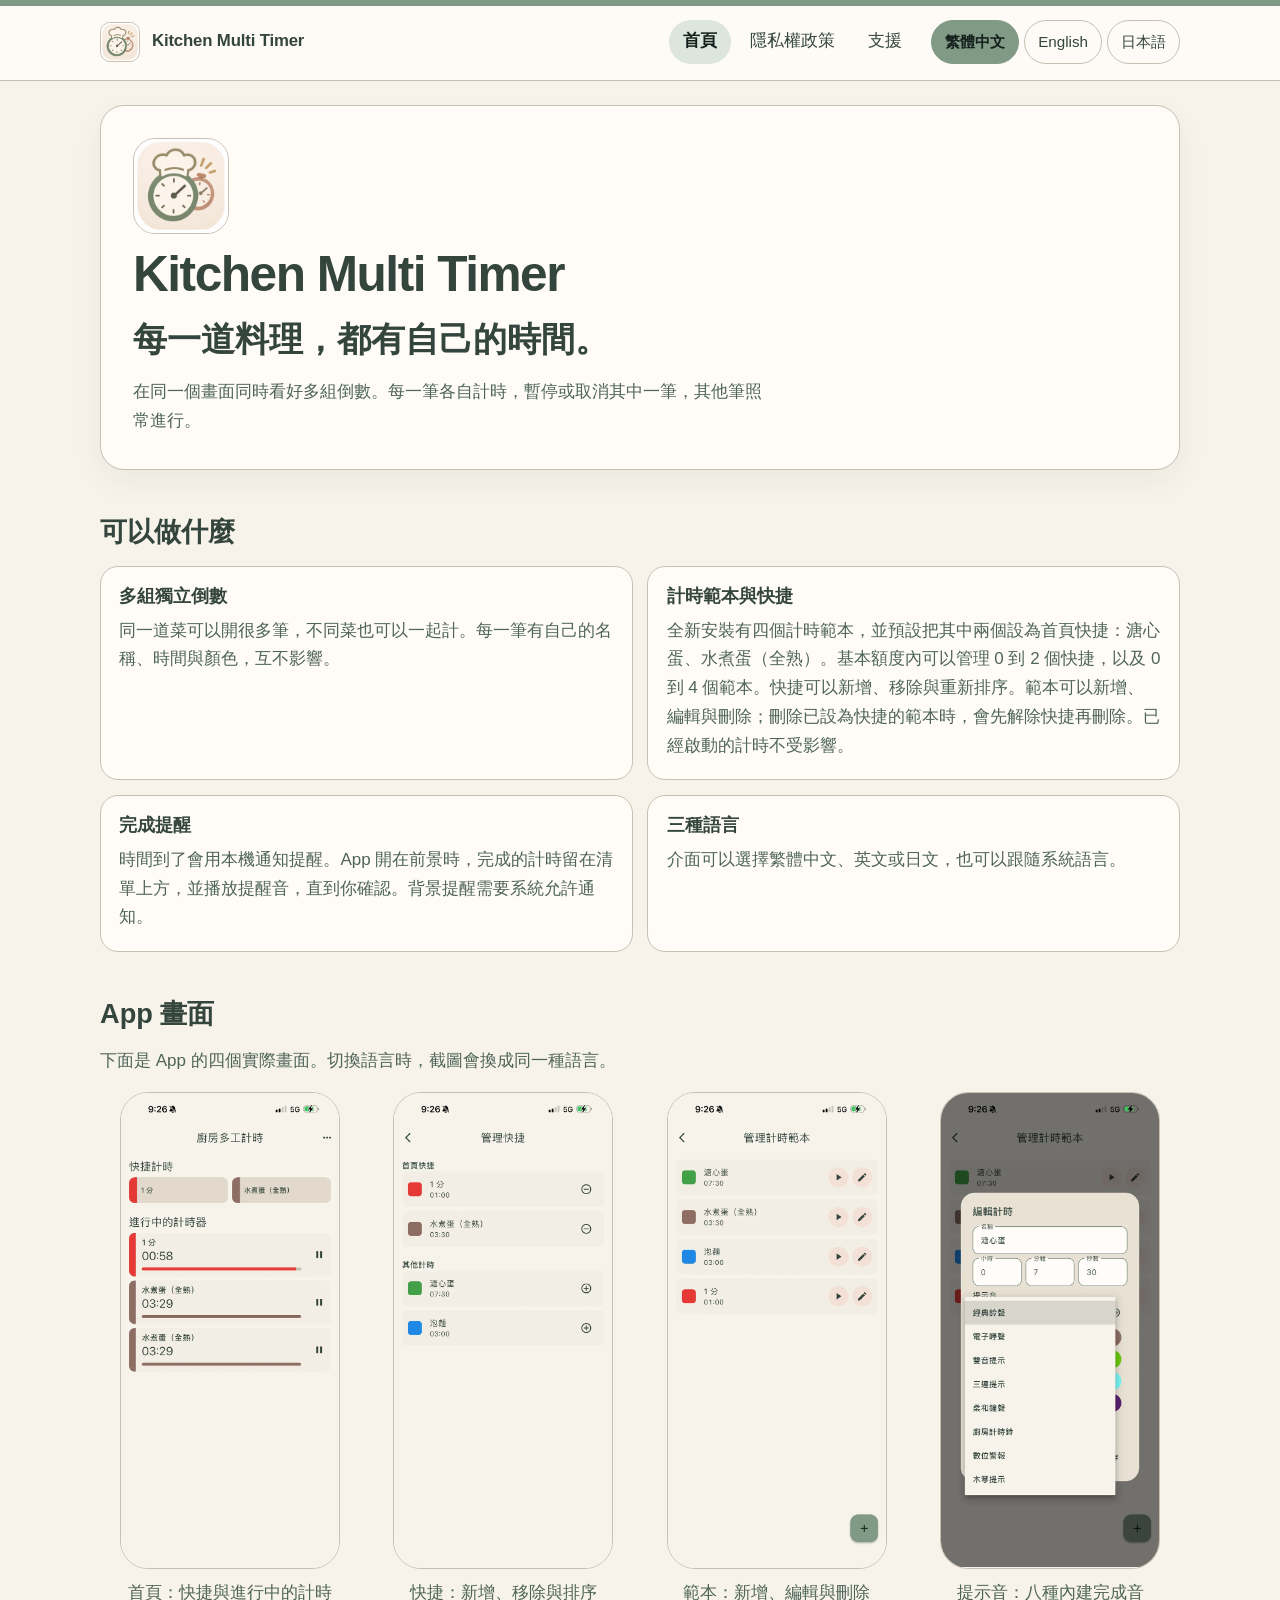
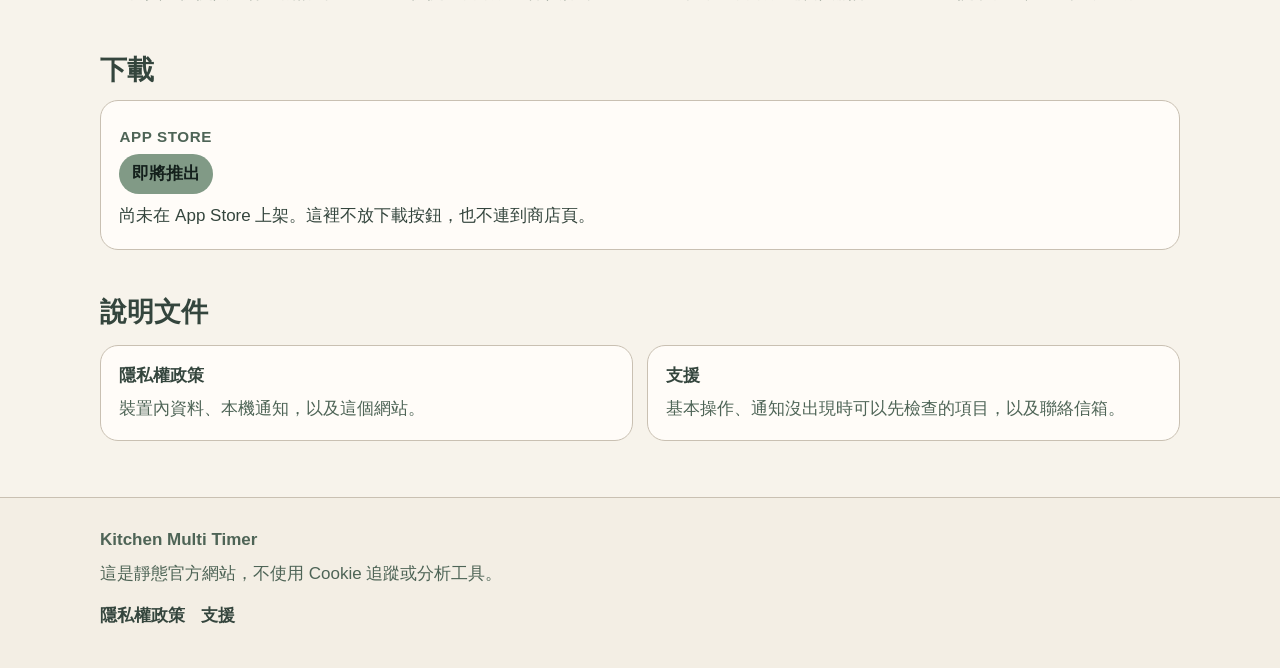
<file: index.html>
<!DOCTYPE html>
<html lang="zh-Hant">
<head>
  <meta charset="utf-8">
  <meta name="viewport" content="width=device-width, initial-scale=1">
  <meta name="description" content="Kitchen Multi Timer 官方網站。多組獨立倒數、計時範本與完成提醒。App Store 尚未上架。">
  <meta name="theme-color" content="#F7F3EB">
  <meta property="og:site_name" content="Kitchen Multi Timer">
  <meta property="og:type" content="website">
  <meta property="og:locale" content="zh_Hant">
  <meta property="og:title" content="Kitchen Multi Timer">
  <meta property="og:description" content="Kitchen Multi Timer 官方網站。多組獨立倒數、計時範本與完成提醒。App Store 尚未上架。">
  <meta property="og:url" content="https://ryouki1897.github.io/kitchen-multi-timer-website/">
  <meta property="og:image" content="https://ryouki1897.github.io/kitchen-multi-timer-website/assets/logo-512.png">
  <meta property="og:image:alt" content="Kitchen Multi Timer 標誌">
  <meta property="og:image:width" content="512">
  <meta property="og:image:height" content="512">
  <link rel="canonical" href="https://ryouki1897.github.io/kitchen-multi-timer-website/">
  <title>Kitchen Multi Timer</title>
  <link rel="icon" href="assets/favicon-32.png" type="image/png" sizes="32x32">
  <link rel="icon" href="favicon.ico" sizes="32x32">
  <link rel="stylesheet" href="assets/css/styles.css">
  <script>
    try {
      var kmtLang = localStorage.getItem("kitchen-multi-timer-language");
      if (kmtLang === "en" || kmtLang === "ja") {
        document.documentElement.classList.add("i18n-wait");
      }
    } catch (e) {}
  </script>
</head>
<body data-page="home">
  <a class="skip" href="#content" data-i18n="skip">跳到主要內容</a>
  <header class="site-header">
    <div class="shell header-inner">
      <a class="brand" href="index.html">
        <picture>
          <source srcset="assets/logo-512.webp" type="image/webp">
          <img src="assets/logo-512.png" width="40" height="40" alt="">
        </picture>
        <span class="brand-name">Kitchen Multi Timer</span>
      </a>
      <div class="lang-switch" role="group" data-i18n-aria="nav.langLabel" aria-label="語言">
        <button type="button" data-lang="zh-Hant" lang="zh-Hant" aria-pressed="true">繁體中文</button>
        <button type="button" data-lang="en" lang="en" aria-pressed="false">English</button>
        <button type="button" data-lang="ja" lang="ja" aria-pressed="false">日本語</button>
      </div>
      <nav class="site-nav" data-i18n-aria="nav.menuLabel" aria-label="主要">
        <a href="index.html" aria-current="page" data-i18n="nav.home">首頁</a>
        <a href="privacy.html" data-i18n="nav.privacy">隱私權政策</a>
        <a href="support.html" data-i18n="nav.support">支援</a>
      </nav>
    </div>
  </header>
  <main id="content">
    <div class="shell">
      <section class="hero">
        <picture>
          <source srcset="assets/logo-512.webp" type="image/webp">
          <img src="assets/logo-512.png" width="96" height="96" alt="Kitchen Multi Timer 標誌" data-i18n-alt="brand.logoAlt">
        </picture>
        <h1>Kitchen Multi Timer</h1>
        <p class="tagline" data-i18n="home.tagline">每一道料理，都有自己的時間。</p>
        <p class="lead" data-i18n="home.lead">在同一個畫面同時看好多組倒數。每一筆各自計時，暫停或取消其中一筆，其他筆照常進行。</p>
      </section>

      <section class="block" aria-labelledby="features-title">
        <h2 id="features-title" data-i18n="home.featuresTitle">可以做什麼</h2>
        <div class="cards">
          <article class="card">
            <h3 data-i18n="home.f1Title">多組獨立倒數</h3>
            <p data-i18n="home.f1Body">同一道菜可以開很多筆，不同菜也可以一起計。每一筆有自己的名稱、時間與顏色，互不影響。</p>
          </article>
          <article class="card">
            <h3 data-i18n="home.f2Title">計時範本與快捷</h3>
            <p data-i18n="home.f2Body">全新安裝有四個計時範本，並預設把其中兩個設為首頁快捷：溏心蛋、水煮蛋（全熟）。基本額度內可以管理 0 到 2 個快捷，以及 0 到 4 個範本。快捷可以新增、移除與重新排序。範本可以新增、編輯與刪除；刪除已設為快捷的範本時，會先解除快捷再刪除。已經啟動的計時不受影響。</p>
          </article>
          <article class="card">
            <h3 data-i18n="home.f3Title">完成提醒</h3>
            <p data-i18n="home.f3Body">時間到了會用本機通知提醒。App 開在前景時，完成的計時留在清單上方，並播放提醒音，直到你確認。背景提醒需要系統允許通知。</p>
          </article>
          <article class="card">
            <h3 data-i18n="home.f4Title">三種語言</h3>
            <p data-i18n="home.f4Body">介面可以選擇繁體中文、英文或日文，也可以跟隨系統語言。</p>
          </article>
        </div>
      </section>

      <section class="block" aria-labelledby="shots-title">
        <h2 id="shots-title" data-i18n="home.shotsTitle">App 畫面</h2>
        <p class="lead" data-i18n="home.shotsLead">下面是 App 的四個實際畫面。切換語言時，截圖會換成同一種語言。</p>
        <div class="shots">
          <figure class="shot">
            <div class="shot-frame">
              <img src="KitchenMultiTimer_WebP_Website/zh-TW/01_home.webp" data-shot="01_home.webp" width="720" height="1565" alt="首頁畫面，上方是快捷計時，下方是進行中的計時器。" data-i18n-alt="home.shot1Alt">
            </div>
            <figcaption data-i18n="home.shot1Note">首頁：快捷與進行中的計時</figcaption>
          </figure>
          <figure class="shot">
            <div class="shot-frame">
              <img src="KitchenMultiTimer_WebP_Website/zh-TW/02_shortcuts.webp" data-shot="02_shortcuts.webp" width="720" height="1565" alt="管理快捷畫面，可以加入或移除首頁快捷。" data-i18n-alt="home.shot2Alt" loading="lazy">
            </div>
            <figcaption data-i18n="home.shot2Note">快捷：新增、移除與排序</figcaption>
          </figure>
          <figure class="shot">
            <div class="shot-frame">
              <img src="KitchenMultiTimer_WebP_Website/zh-TW/03_templates.webp" data-shot="03_templates.webp" width="720" height="1565" alt="管理計時範本畫面，可以開始、編輯或新增範本。" data-i18n-alt="home.shot3Alt" loading="lazy">
            </div>
            <figcaption data-i18n="home.shot3Note">範本：新增、編輯與刪除</figcaption>
          </figure>
          <figure class="shot">
            <div class="shot-frame">
              <img src="KitchenMultiTimer_WebP_Website/zh-TW/04_sounds.webp" data-shot="04_sounds.webp" width="720" height="1565" alt="編輯計時畫面，正在選擇八種內建提示音之一。" data-i18n-alt="home.shot4Alt" loading="lazy">
            </div>
            <figcaption data-i18n="home.shot4Note">提示音：八種內建完成音</figcaption>
          </figure>
        </div>
      </section>

      <section class="block" aria-labelledby="download-title">
        <h2 id="download-title" data-i18n="home.downloadTitle">下載</h2>
        <div class="store-card">
          <p class="store-kicker">App Store</p>
          <p class="pill" data-i18n="home.comingSoon">即將推出</p>
          <p data-i18n="home.downloadNote">尚未在 App Store 上架。這裡不放下載按鈕，也不連到商店頁。</p>
        </div>
      </section>

      <section class="block" aria-labelledby="more-title">
        <h2 id="more-title" data-i18n="home.moreTitle">說明文件</h2>
        <ul class="doc-list">
          <li>
            <a href="privacy.html">
              <span data-i18n="nav.privacy">隱私權政策</span>
              <span data-i18n="home.morePrivacyText">裝置內資料、本機通知，以及這個網站。</span>
            </a>
          </li>
          <li>
            <a href="support.html">
              <span data-i18n="nav.support">支援</span>
              <span data-i18n="home.moreSupportText">基本操作、通知沒出現時可以先檢查的項目，以及聯絡信箱。</span>
            </a>
          </li>
        </ul>
      </section>
    </div>
  </main>
  <footer class="site-footer">
    <div class="shell footer-inner">
      <p class="footer-brand">Kitchen Multi Timer</p>
      <p data-i18n="footer.note">這是靜態官方網站，不使用 Cookie 追蹤或分析工具。</p>
      <p class="footer-links">
        <a href="privacy.html" data-i18n="nav.privacy">隱私權政策</a>
        <a href="support.html" data-i18n="nav.support">支援</a>
      </p>
    </div>
  </footer>
  <script src="assets/js/i18n.js"></script>
  <script src="assets/js/site.js"></script>
</body>
</html>
</file>
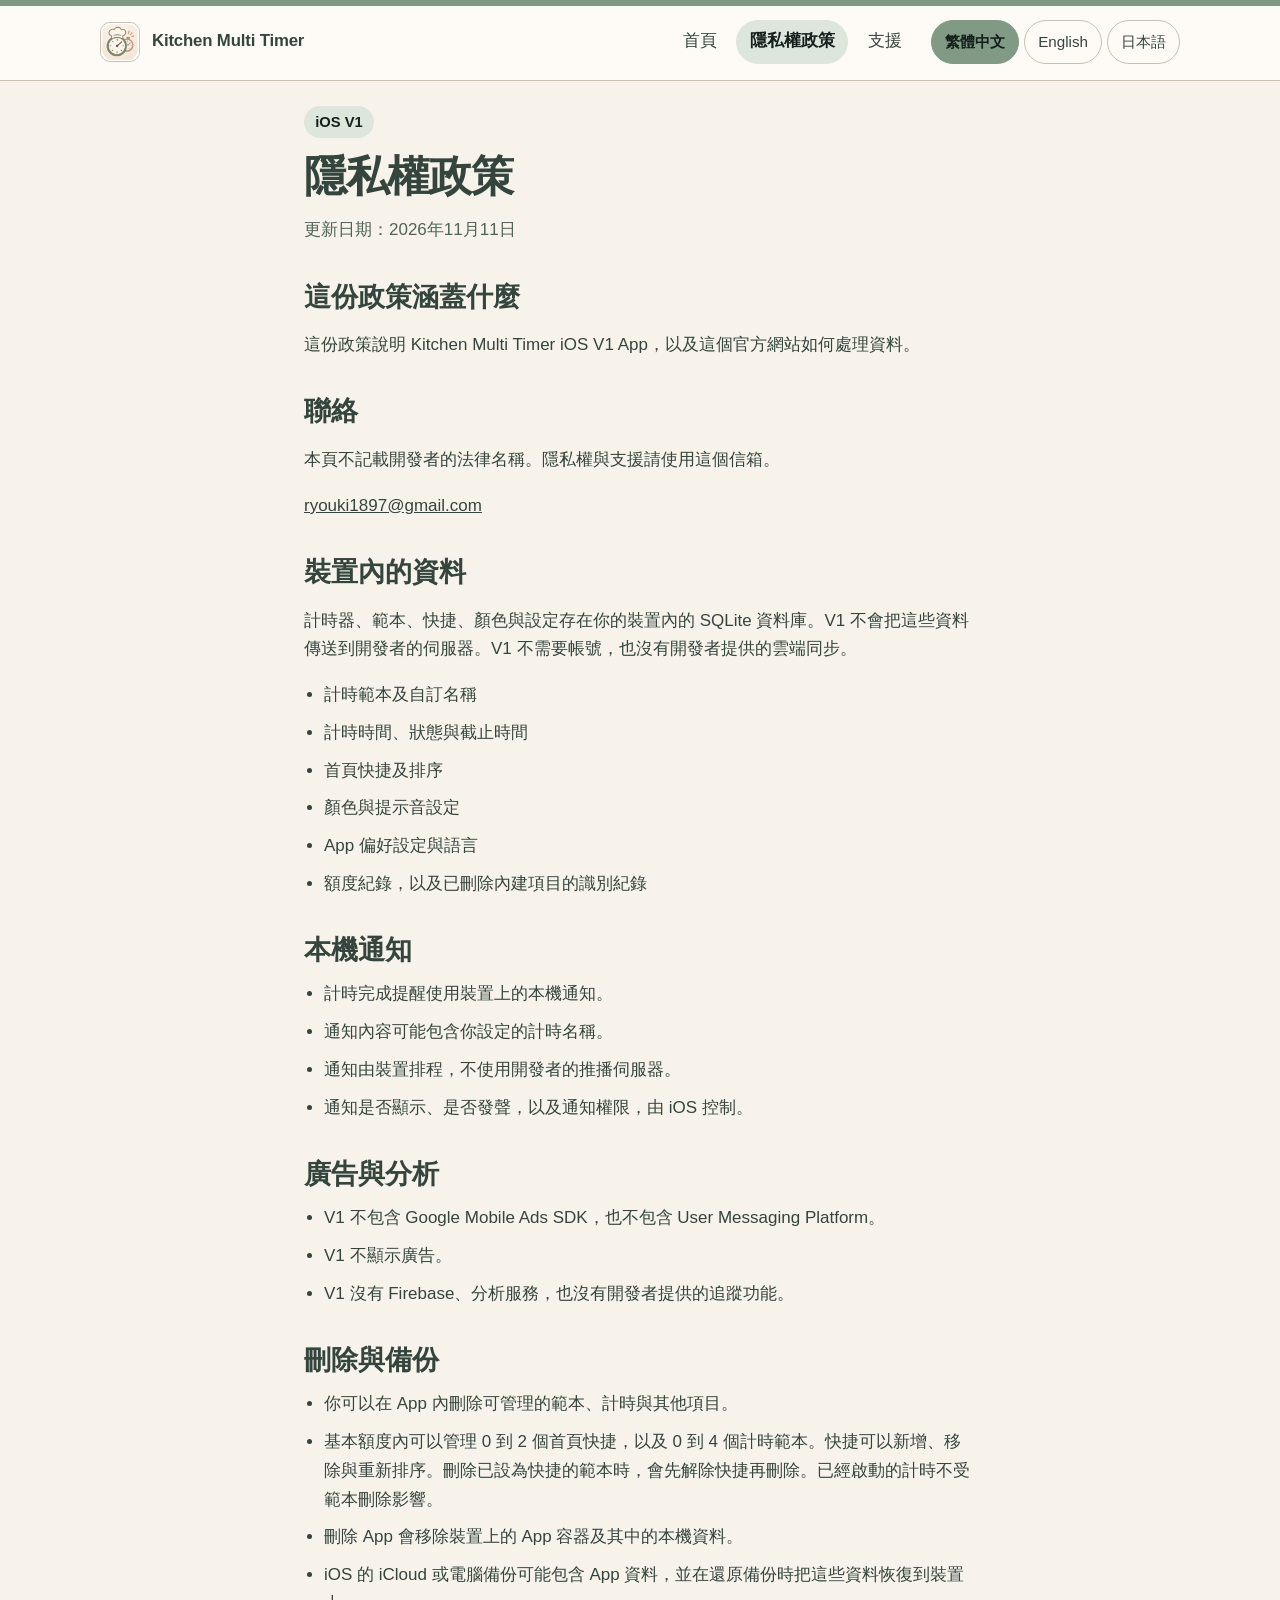
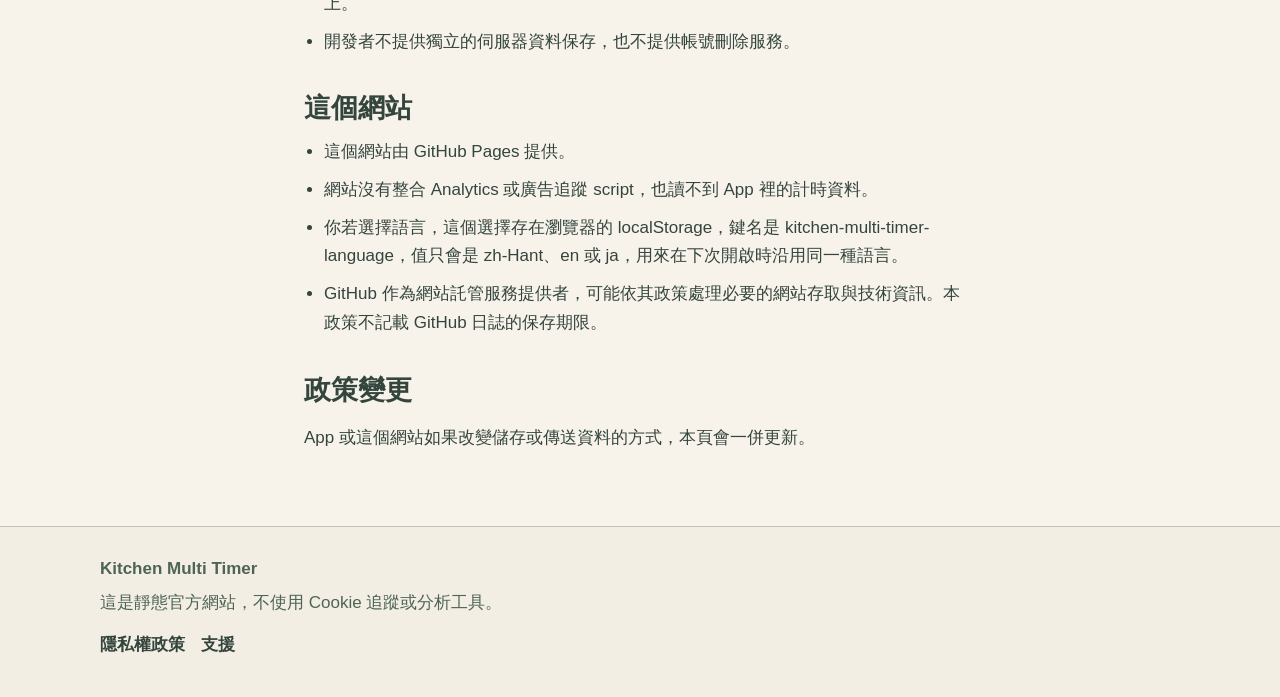
<file: privacy.html>
<!DOCTYPE html>
<html lang="zh-Hant">
<head>
  <meta charset="utf-8">
  <meta name="viewport" content="width=device-width, initial-scale=1">
  <meta name="description" content="Kitchen Multi Timer iOS V1 隱私權政策。說明裝置內的計時資料、本機通知，以及這個網站。">
  <meta name="theme-color" content="#F7F3EB">
  <meta property="og:site_name" content="Kitchen Multi Timer">
  <meta property="og:type" content="website">
  <meta property="og:locale" content="zh_Hant">
  <meta property="og:title" content="隱私權政策 — Kitchen Multi Timer">
  <meta property="og:description" content="Kitchen Multi Timer iOS V1 隱私權政策。說明裝置內的計時資料、本機通知，以及這個網站。">
  <meta property="og:url" content="https://ryouki1897.github.io/kitchen-multi-timer-website/privacy.html">
  <meta property="og:image" content="https://ryouki1897.github.io/kitchen-multi-timer-website/assets/logo-512.png">
  <meta property="og:image:alt" content="Kitchen Multi Timer 標誌">
  <meta property="og:image:width" content="512">
  <meta property="og:image:height" content="512">
  <link rel="canonical" href="https://ryouki1897.github.io/kitchen-multi-timer-website/privacy.html">
  <title>隱私權政策 — Kitchen Multi Timer</title>
  <link rel="icon" href="assets/favicon-32.png" type="image/png" sizes="32x32">
  <link rel="icon" href="favicon.ico" sizes="32x32">
  <link rel="stylesheet" href="assets/css/styles.css">
  <script>
    try {
      var kmtLang = localStorage.getItem("kitchen-multi-timer-language");
      if (kmtLang === "en" || kmtLang === "ja") {
        document.documentElement.classList.add("i18n-wait");
      }
    } catch (e) {}
  </script>
</head>
<body data-page="privacy">
  <a class="skip" href="#content" data-i18n="skip">跳到主要內容</a>
  <header class="site-header">
    <div class="shell header-inner">
      <a class="brand" href="index.html">
        <picture>
          <source srcset="assets/logo-512.webp" type="image/webp">
          <img src="assets/logo-512.png" width="40" height="40" alt="">
        </picture>
        <span class="brand-name">Kitchen Multi Timer</span>
      </a>
      <div class="lang-switch" role="group" data-i18n-aria="nav.langLabel" aria-label="語言">
        <button type="button" data-lang="zh-Hant" lang="zh-Hant" aria-pressed="true">繁體中文</button>
        <button type="button" data-lang="en" lang="en" aria-pressed="false">English</button>
        <button type="button" data-lang="ja" lang="ja" aria-pressed="false">日本語</button>
      </div>
      <nav class="site-nav" data-i18n-aria="nav.menuLabel" aria-label="主要">
        <a href="index.html" data-i18n="nav.home">首頁</a>
        <a href="privacy.html" aria-current="page" data-i18n="nav.privacy">隱私權政策</a>
        <a href="support.html" data-i18n="nav.support">支援</a>
      </nav>
    </div>
  </header>
  <main id="content">
    <article class="shell prose">
      <header class="page-head">
        <p class="kicker" data-i18n="privacy.kicker">iOS V1</p>
        <h1 data-i18n="privacy.heading">隱私權政策</h1>
        <p class="lead" data-i18n="privacy.updated">更新日期：2026年11月11日</p>
      </header>

      <h2 data-i18n="privacy.scopeTitle">這份政策涵蓋什麼</h2>
      <p data-i18n="privacy.scopeBody">這份政策說明 Kitchen Multi Timer iOS V1 App，以及這個官方網站如何處理資料。</p>

      <h2 data-i18n="privacy.contactTitle">聯絡</h2>
      <p data-i18n="privacy.contactBody">本頁不記載開發者的法律名稱。隱私權與支援請使用這個信箱。</p>
      <p><a href="mailto:ryouki1897@gmail.com">ryouki1897@gmail.com</a></p>

      <h2 data-i18n="privacy.localTitle">裝置內的資料</h2>
      <p data-i18n="privacy.localLead">計時器、範本、快捷、顏色與設定存在你的裝置內的 SQLite 資料庫。V1 不會把這些資料傳送到開發者的伺服器。V1 不需要帳號，也沒有開發者提供的雲端同步。</p>
      <ul>
        <li data-i18n="privacy.local1">計時範本及自訂名稱</li>
        <li data-i18n="privacy.local2">計時時間、狀態與截止時間</li>
        <li data-i18n="privacy.local3">首頁快捷及排序</li>
        <li data-i18n="privacy.local4">顏色與提示音設定</li>
        <li data-i18n="privacy.local5">App 偏好設定與語言</li>
        <li data-i18n="privacy.local6">額度紀錄，以及已刪除內建項目的識別紀錄</li>
      </ul>

      <h2 data-i18n="privacy.noticeTitle">本機通知</h2>
      <ul>
        <li data-i18n="privacy.notice1">計時完成提醒使用裝置上的本機通知。</li>
        <li data-i18n="privacy.notice2">通知內容可能包含你設定的計時名稱。</li>
        <li data-i18n="privacy.notice3">通知由裝置排程，不使用開發者的推播伺服器。</li>
        <li data-i18n="privacy.notice4">通知是否顯示、是否發聲，以及通知權限，由 iOS 控制。</li>
      </ul>

      <h2 data-i18n="privacy.adsTitle">廣告與分析</h2>
      <ul>
        <li data-i18n="privacy.ads1">V1 不包含 Google Mobile Ads SDK，也不包含 User Messaging Platform。</li>
        <li data-i18n="privacy.ads2">V1 不顯示廣告。</li>
        <li data-i18n="privacy.ads3">V1 沒有 Firebase、分析服務，也沒有開發者提供的追蹤功能。</li>
      </ul>

      <h2 data-i18n="privacy.deleteTitle">刪除與備份</h2>
      <ul>
        <li data-i18n="privacy.delete1">你可以在 App 內刪除可管理的範本、計時與其他項目。</li>
        <li data-i18n="privacy.delete2">基本額度內可以管理 0 到 2 個首頁快捷，以及 0 到 4 個計時範本。快捷可以新增、移除與重新排序。刪除已設為快捷的範本時，會先解除快捷再刪除。已經啟動的計時不受範本刪除影響。</li>
        <li data-i18n="privacy.delete3">刪除 App 會移除裝置上的 App 容器及其中的本機資料。</li>
        <li data-i18n="privacy.delete4">iOS 的 iCloud 或電腦備份可能包含 App 資料，並在還原備份時把這些資料恢復到裝置上。</li>
        <li data-i18n="privacy.delete5">開發者不提供獨立的伺服器資料保存，也不提供帳號刪除服務。</li>
      </ul>

      <h2 data-i18n="privacy.siteTitle">這個網站</h2>
      <ul>
        <li data-i18n="privacy.site1">這個網站由 GitHub Pages 提供。</li>
        <li data-i18n="privacy.site2">網站沒有整合 Analytics 或廣告追蹤 script，也讀不到 App 裡的計時資料。</li>
        <li data-i18n="privacy.site3">你若選擇語言，這個選擇存在瀏覽器的 localStorage，鍵名是 kitchen-multi-timer-language，值只會是 zh-Hant、en 或 ja，用來在下次開啟時沿用同一種語言。</li>
        <li data-i18n="privacy.site4">GitHub 作為網站託管服務提供者，可能依其政策處理必要的網站存取與技術資訊。本政策不記載 GitHub 日誌的保存期限。</li>
      </ul>

      <h2 data-i18n="privacy.changesTitle">政策變更</h2>
      <p data-i18n="privacy.changesBody">App 或這個網站如果改變儲存或傳送資料的方式，本頁會一併更新。</p>
    </article>
  </main>
  <footer class="site-footer">
    <div class="shell footer-inner">
      <p class="footer-brand">Kitchen Multi Timer</p>
      <p data-i18n="footer.note">這是靜態官方網站，不使用 Cookie 追蹤或分析工具。</p>
      <p class="footer-links">
        <a href="privacy.html" data-i18n="nav.privacy">隱私權政策</a>
        <a href="support.html" data-i18n="nav.support">支援</a>
      </p>
    </div>
  </footer>
  <script src="assets/js/i18n.js"></script>
  <script src="assets/js/site.js"></script>
</body>
</html>
</file>
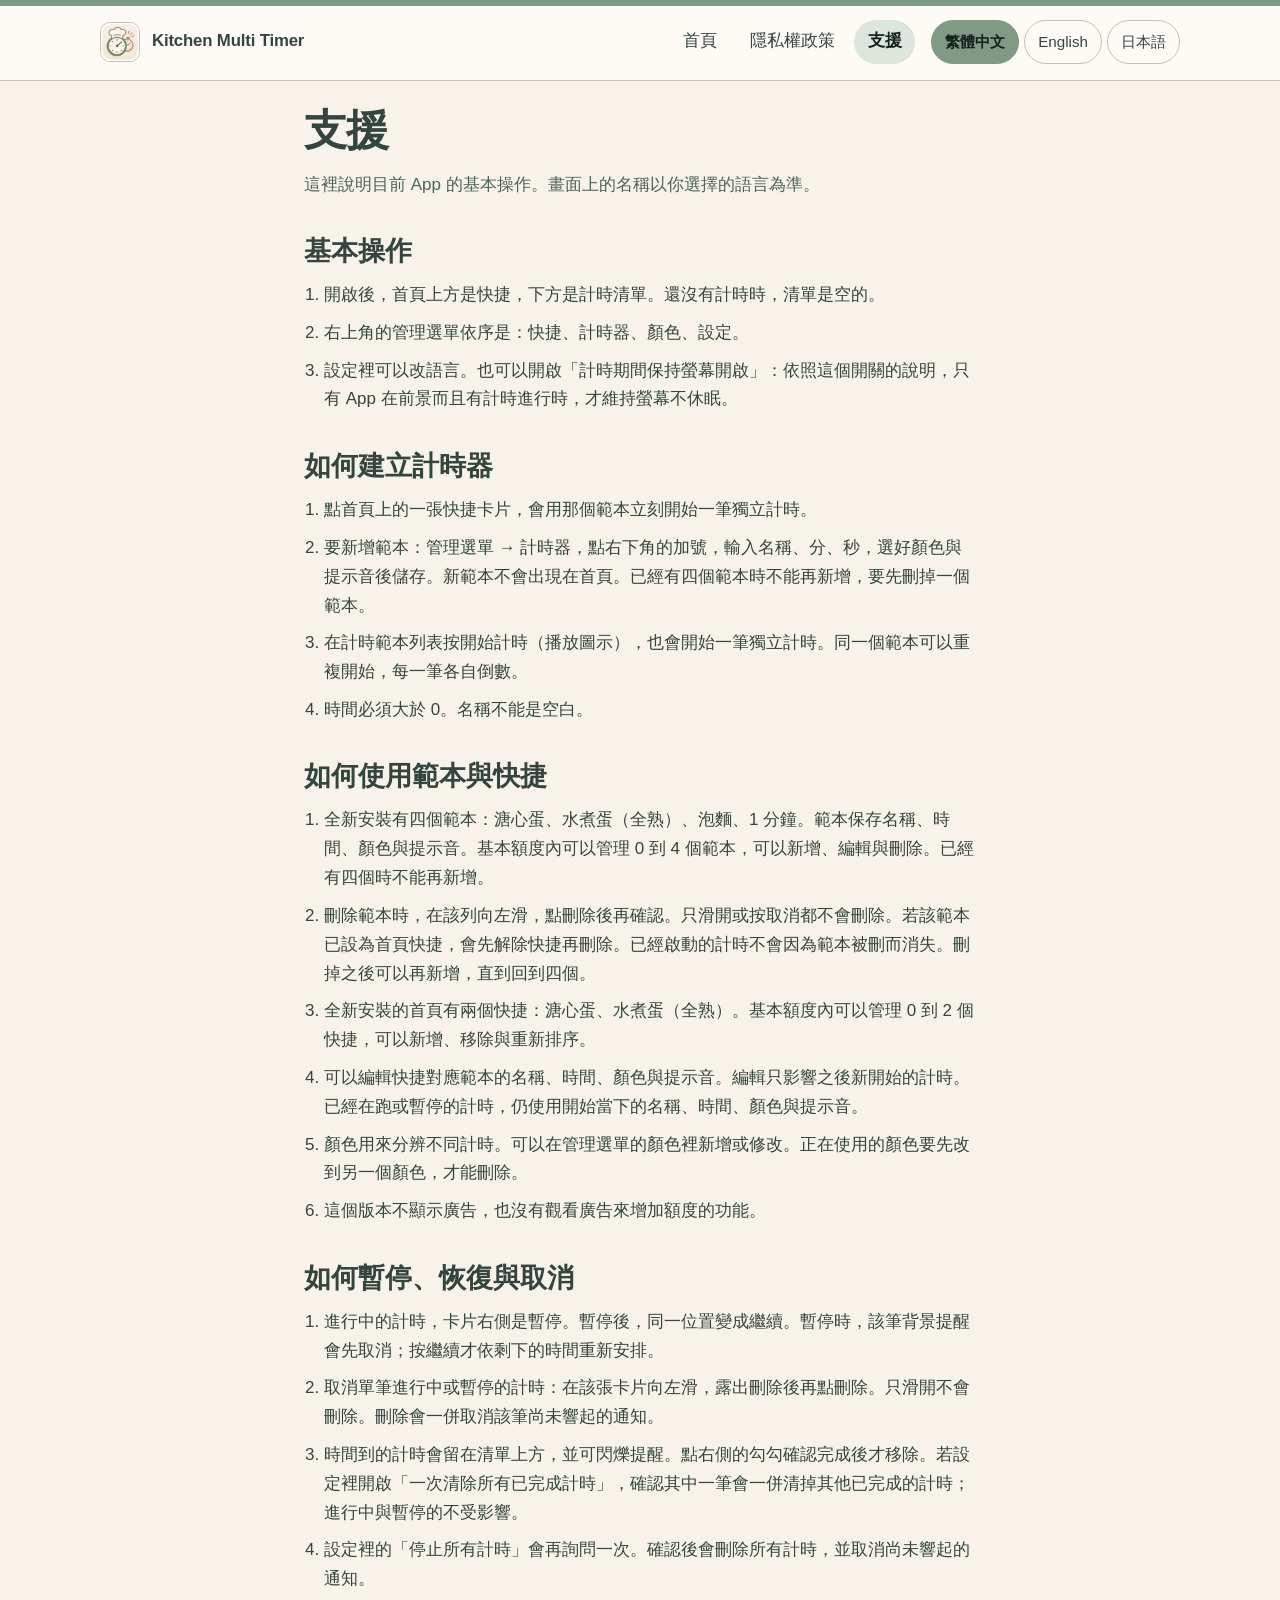
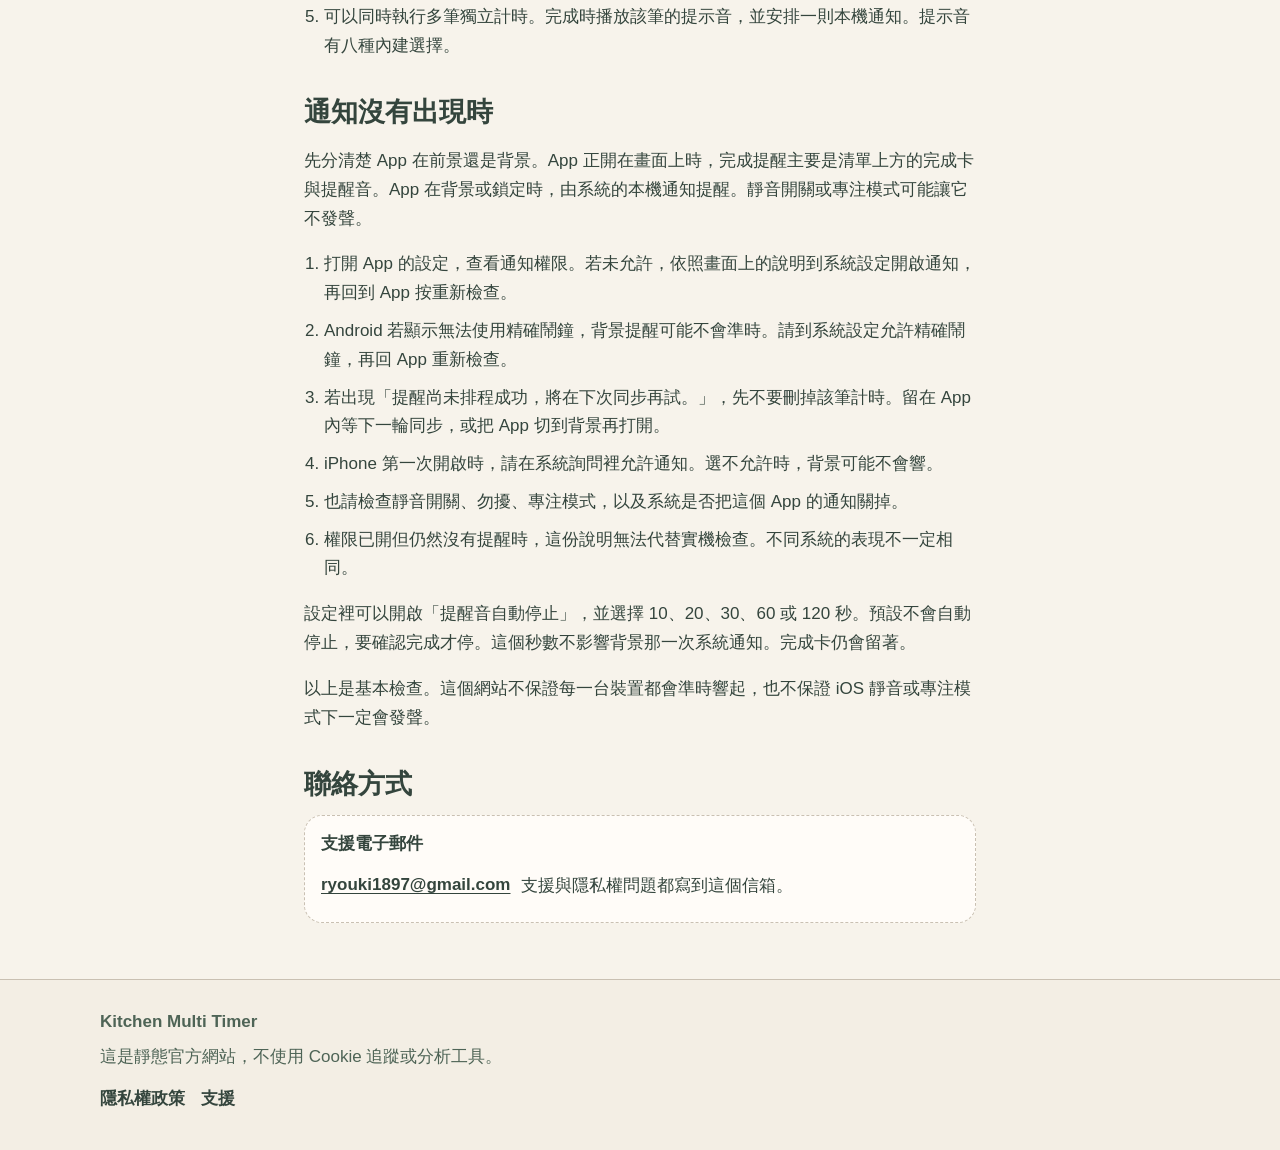
<file: support.html>
<!DOCTYPE html>
<html lang="zh-Hant">
<head>
  <meta charset="utf-8">
  <meta name="viewport" content="width=device-width, initial-scale=1">
  <meta name="description" content="Kitchen Multi Timer 的操作說明、通知檢查與聯絡信箱。">
  <meta name="theme-color" content="#F7F3EB">
  <meta property="og:site_name" content="Kitchen Multi Timer">
  <meta property="og:type" content="website">
  <meta property="og:locale" content="zh_Hant">
  <meta property="og:title" content="支援 — Kitchen Multi Timer">
  <meta property="og:description" content="Kitchen Multi Timer 的操作說明、通知檢查與聯絡信箱。">
  <meta property="og:url" content="https://ryouki1897.github.io/kitchen-multi-timer-website/support.html">
  <meta property="og:image" content="https://ryouki1897.github.io/kitchen-multi-timer-website/assets/logo-512.png">
  <meta property="og:image:alt" content="Kitchen Multi Timer 標誌">
  <meta property="og:image:width" content="512">
  <meta property="og:image:height" content="512">
  <link rel="canonical" href="https://ryouki1897.github.io/kitchen-multi-timer-website/support.html">
  <title>支援 — Kitchen Multi Timer</title>
  <link rel="icon" href="assets/favicon-32.png" type="image/png" sizes="32x32">
  <link rel="icon" href="favicon.ico" sizes="32x32">
  <link rel="stylesheet" href="assets/css/styles.css">
  <script>
    try {
      var kmtLang = localStorage.getItem("kitchen-multi-timer-language");
      if (kmtLang === "en" || kmtLang === "ja") {
        document.documentElement.classList.add("i18n-wait");
      }
    } catch (e) {}
  </script>
</head>
<body data-page="support">
  <a class="skip" href="#content" data-i18n="skip">跳到主要內容</a>
  <header class="site-header">
    <div class="shell header-inner">
      <a class="brand" href="index.html">
        <picture>
          <source srcset="assets/logo-512.webp" type="image/webp">
          <img src="assets/logo-512.png" width="40" height="40" alt="">
        </picture>
        <span class="brand-name">Kitchen Multi Timer</span>
      </a>
      <div class="lang-switch" role="group" data-i18n-aria="nav.langLabel" aria-label="語言">
        <button type="button" data-lang="zh-Hant" lang="zh-Hant" aria-pressed="true">繁體中文</button>
        <button type="button" data-lang="en" lang="en" aria-pressed="false">English</button>
        <button type="button" data-lang="ja" lang="ja" aria-pressed="false">日本語</button>
      </div>
      <nav class="site-nav" data-i18n-aria="nav.menuLabel" aria-label="主要">
        <a href="index.html" data-i18n="nav.home">首頁</a>
        <a href="privacy.html" data-i18n="nav.privacy">隱私權政策</a>
        <a href="support.html" aria-current="page" data-i18n="nav.support">支援</a>
      </nav>
    </div>
  </header>
  <main id="content">
    <article class="shell prose">
      <header class="page-head">
        <h1 data-i18n="support.heading">支援</h1>
        <p class="lead" data-i18n="support.lead">這裡說明目前 App 的基本操作。畫面上的名稱以你選擇的語言為準。</p>
      </header>

      <h2 data-i18n="support.basicsTitle">基本操作</h2>
      <ol>
        <li data-i18n="support.basics1">開啟後，首頁上方是快捷，下方是計時清單。還沒有計時時，清單是空的。</li>
        <li data-i18n="support.basics2">右上角的管理選單依序是：快捷、計時器、顏色、設定。</li>
        <li data-i18n="support.basics3">設定裡可以改語言。也可以開啟「計時期間保持螢幕開啟」：依照這個開關的說明，只有 App 在前景而且有計時進行時，才維持螢幕不休眠。</li>
      </ol>

      <h2 data-i18n="support.createTitle">如何建立計時器</h2>
      <ol>
        <li data-i18n="support.create1">點首頁上的一張快捷卡片，會用那個範本立刻開始一筆獨立計時。</li>
        <li data-i18n="support.create2">要新增範本：管理選單 → 計時器，點右下角的加號，輸入名稱、分、秒，選好顏色與提示音後儲存。新範本不會出現在首頁。已經有四個範本時不能再新增，要先刪掉一個範本。</li>
        <li data-i18n="support.create3">在計時範本列表按開始計時（播放圖示），也會開始一筆獨立計時。同一個範本可以重複開始，每一筆各自倒數。</li>
        <li data-i18n="support.create4">時間必須大於 0。名稱不能是空白。</li>
      </ol>

      <h2 data-i18n="support.templatesTitle">如何使用範本與快捷</h2>
      <ol>
        <li data-i18n="support.templates1">全新安裝有四個範本：溏心蛋、水煮蛋（全熟）、泡麵、1 分鐘。範本保存名稱、時間、顏色與提示音。基本額度內可以管理 0 到 4 個範本，可以新增、編輯與刪除。已經有四個時不能再新增。</li>
        <li data-i18n="support.templates2">刪除範本時，在該列向左滑，點刪除後再確認。只滑開或按取消都不會刪除。若該範本已設為首頁快捷，會先解除快捷再刪除。已經啟動的計時不會因為範本被刪而消失。刪掉之後可以再新增，直到回到四個。</li>
        <li data-i18n="support.templates3">全新安裝的首頁有兩個快捷：溏心蛋、水煮蛋（全熟）。基本額度內可以管理 0 到 2 個快捷，可以新增、移除與重新排序。</li>
        <li data-i18n="support.templates4">可以編輯快捷對應範本的名稱、時間、顏色與提示音。編輯只影響之後新開始的計時。已經在跑或暫停的計時，仍使用開始當下的名稱、時間、顏色與提示音。</li>
        <li data-i18n="support.templates5">顏色用來分辨不同計時。可以在管理選單的顏色裡新增或修改。正在使用的顏色要先改到另一個顏色，才能刪除。</li>
        <li data-i18n="support.templates6">這個版本不顯示廣告，也沒有觀看廣告來增加額度的功能。</li>
      </ol>

      <h2 data-i18n="support.controlsTitle">如何暫停、恢復與取消</h2>
      <ol>
        <li data-i18n="support.controls1">進行中的計時，卡片右側是暫停。暫停後，同一位置變成繼續。暫停時，該筆背景提醒會先取消；按繼續才依剩下的時間重新安排。</li>
        <li data-i18n="support.controls2">取消單筆進行中或暫停的計時：在該張卡片向左滑，露出刪除後再點刪除。只滑開不會刪除。刪除會一併取消該筆尚未響起的通知。</li>
        <li data-i18n="support.controls3">時間到的計時會留在清單上方，並可閃爍提醒。點右側的勾勾確認完成後才移除。若設定裡開啟「一次清除所有已完成計時」，確認其中一筆會一併清掉其他已完成的計時；進行中與暫停的不受影響。</li>
        <li data-i18n="support.controls4">設定裡的「停止所有計時」會再詢問一次。確認後會刪除所有計時，並取消尚未響起的通知。</li>
        <li data-i18n="support.controls5">可以同時執行多筆獨立計時。完成時播放該筆的提示音，並安排一則本機通知。提示音有八種內建選擇。</li>
      </ol>

      <h2 data-i18n="support.notifyTitle">通知沒有出現時</h2>
      <p data-i18n="support.notifyLead">先分清楚 App 在前景還是背景。App 正開在畫面上時，完成提醒主要是清單上方的完成卡與提醒音。App 在背景或鎖定時，由系統的本機通知提醒。靜音開關或專注模式可能讓它不發聲。</p>
      <ol>
        <li data-i18n="support.notify1">打開 App 的設定，查看通知權限。若未允許，依照畫面上的說明到系統設定開啟通知，再回到 App 按重新檢查。</li>
        <li data-i18n="support.notify2">Android 若顯示無法使用精確鬧鐘，背景提醒可能不會準時。請到系統設定允許精確鬧鐘，再回 App 重新檢查。</li>
        <li data-i18n="support.notify3">若出現「提醒尚未排程成功，將在下次同步再試。」，先不要刪掉該筆計時。留在 App 內等下一輪同步，或把 App 切到背景再打開。</li>
        <li data-i18n="support.notify4">iPhone 第一次開啟時，請在系統詢問裡允許通知。選不允許時，背景可能不會響。</li>
        <li data-i18n="support.notify5">也請檢查靜音開關、勿擾、專注模式，以及系統是否把這個 App 的通知關掉。</li>
        <li data-i18n="support.notify6">權限已開但仍然沒有提醒時，這份說明無法代替實機檢查。不同系統的表現不一定相同。</li>
      </ol>
      <p data-i18n="support.notifyAuto">設定裡可以開啟「提醒音自動停止」，並選擇 10、20、30、60 或 120 秒。預設不會自動停止，要確認完成才停。這個秒數不影響背景那一次系統通知。完成卡仍會留著。</p>
      <p data-i18n="support.notifyLimit">以上是基本檢查。這個網站不保證每一台裝置都會準時響起，也不保證 iOS 靜音或專注模式下一定會發聲。</p>

      <h2 data-i18n="support.contactTitle">聯絡方式</h2>
      <dl class="blanks">
        <div class="blank">
          <dt data-i18n="support.contactLabel">支援電子郵件</dt>
          <dd>
            <a href="mailto:ryouki1897@gmail.com">ryouki1897@gmail.com</a>
            <span data-i18n="support.contactHint">支援與隱私權問題都寫到這個信箱。</span>
          </dd>
        </div>
      </dl>
    </article>
  </main>
  <footer class="site-footer">
    <div class="shell footer-inner">
      <p class="footer-brand">Kitchen Multi Timer</p>
      <p data-i18n="footer.note">這是靜態官方網站，不使用 Cookie 追蹤或分析工具。</p>
      <p class="footer-links">
        <a href="privacy.html" data-i18n="nav.privacy">隱私權政策</a>
        <a href="support.html" data-i18n="nav.support">支援</a>
      </p>
    </div>
  </footer>
  <script src="assets/js/i18n.js"></script>
  <script src="assets/js/site.js"></script>
</body>
</html>
</file>
<file: assets/css/styles.css>
/* Kitchen Multi Timer official site.
   Light palette only: sage, terracotta, cream, ink. */

:root {
  --sage: #819a86;
  --sage-ink: #14201c;
  --sage-soft: #dce6dc;
  --outline: #617a68;
  --terracotta: #c77b59;
  --terracotta-ink: #2a140e;
  --accent-soft: #f3e0d6;
  --cream: #f7f3eb;
  --ink: #34453d;
  --muted: #4e6456;
  --line: #c9c0b2;
  --card: #fffcf8;
  --card-2: #f3eee4;
  color-scheme: light;
  font-family: "PingFang TC", "Hiragino Sans", "Noto Sans TC", "Noto Sans CJK TC",
    "Hiragino Kaku Gothic ProN", "Yu Gothic UI", "Segoe UI", sans-serif;
}

*,
*::before,
*::after {
  box-sizing: border-box;
}

html {
  scroll-behavior: smooth;
}

body {
  margin: 0;
  background: var(--cream);
  color: var(--ink);
  font-size: 1.0625rem;
  line-height: 1.7;
}

html.i18n-wait body {
  visibility: hidden;
}

img {
  max-width: 100%;
  height: auto;
}

a {
  color: inherit;
}

a:hover {
  color: var(--sage-ink);
}

:focus-visible {
  outline: 3px solid var(--outline);
  outline-offset: 3px;
}

.skip {
  position: absolute;
  left: 1rem;
  top: 0.5rem;
  transform: translateY(-150%);
  background: var(--card);
  color: var(--ink);
  padding: 0.5rem 0.8rem;
  border-radius: 999px;
  z-index: 2;
}

.skip:focus {
  transform: none;
}

.shell {
  width: min(1080px, calc(100% - 2rem));
  margin-inline: auto;
}

.site-header {
  background: rgba(255, 252, 248, 0.94);
  border-top: 6px solid var(--sage);
  border-bottom: 1px solid var(--line);
}

.header-inner {
  display: flex;
  flex-wrap: wrap;
  align-items: center;
  gap: 0.75rem 1rem;
  padding: 0.85rem 0 1rem;
}

.brand {
  display: flex;
  align-items: center;
  gap: 0.75rem;
  margin-right: auto;
  min-height: 44px;
  text-decoration: none;
  color: var(--ink);
  font-weight: 700;
}

.brand picture,
.hero picture {
  display: block;
  flex: 0 0 auto;
}

.brand picture {
  width: 40px;
  height: 40px;
}

.hero picture {
  width: 96px;
  height: 96px;
}

.brand img,
.hero img {
  display: block;
  width: 100%;
  height: 100%;
  object-fit: contain;
  background: var(--cream);
  border: 1px solid var(--line);
}

.brand img {
  border-radius: 10px;
}

.brand-name {
  font-size: 1.05rem;
  letter-spacing: -0.01em;
}

.lang-switch {
  display: flex;
  flex-wrap: wrap;
  gap: 0.35rem;
}

.lang-switch button,
.site-nav a,
.footer-links a,
.doc-list a {
  text-decoration: none;
}

.lang-switch button {
  min-height: 44px;
  padding: 0 0.8rem;
  border: 1px solid var(--line);
  border-radius: 999px;
  background: transparent;
  color: var(--ink);
  font: inherit;
  font-size: 0.95rem;
  cursor: pointer;
}

.lang-switch button[aria-pressed="true"] {
  background: var(--sage);
  border-color: var(--sage);
  color: var(--sage-ink);
  font-weight: 700;
}

.site-nav {
  display: flex;
  flex-wrap: wrap;
  gap: 0.35rem;
  flex: 1 0 100%;
}

.site-nav a {
  display: inline-flex;
  align-items: center;
  min-height: 44px;
  padding: 0 0.85rem;
  border-radius: 999px;
  color: var(--ink);
}

.site-nav a[aria-current="page"] {
  background: var(--sage-soft);
  color: var(--sage-ink);
  font-weight: 700;
}

main {
  padding-bottom: 3.5rem;
}

.hero {
  margin-top: 1.5rem;
  padding: 1.5rem 1.25rem 1.6rem;
  background: var(--card);
  border: 1px solid var(--line);
  border-radius: 24px;
  box-shadow: 0 12px 32px rgba(20, 32, 28, 0.05);
}

.hero img {
  border-radius: 22px;
}

h1,
h2,
h3,
p {
  overflow-wrap: anywhere;
}

h1 {
  margin: 0.85rem 0 0;
  font-size: clamp(2rem, 6vw, 3.1rem);
  line-height: 1.12;
  letter-spacing: -0.03em;
}

.tagline {
  margin: 0.8rem 0 0;
  max-width: 16em;
  font-family: "Iowan Old Style", Palatino, "Palatino Linotype", "Songti TC", "Yu Mincho", serif;
  font-size: clamp(1.55rem, 4vw, 2.15rem);
  font-weight: 600;
  line-height: 1.35;
}

.lead,
.prose .lead {
  margin: 1rem 0 0;
  max-width: 40rem;
  color: var(--muted);
}

.block {
  margin-top: 2.75rem;
}

h2 {
  margin: 0 0 0.8rem;
  font-size: clamp(1.35rem, 3vw, 1.7rem);
  line-height: 1.3;
}

.cards,
.shots,
.doc-list {
  display: grid;
  gap: 0.9rem;
  margin: 1rem 0 0;
  padding: 0;
  list-style: none;
}

.card,
.doc-list a,
.store-card,
.callout,
.blank,
.panel {
  background: var(--card);
  border: 1px solid var(--line);
  border-radius: 18px;
}

.card,
.store-card,
.panel {
  padding: 1.1rem 1.15rem 1.15rem;
}

.card h3,
.shot strong,
.store-kicker {
  margin: 0;
  font-size: 1.12rem;
  line-height: 1.4;
}

.card p,
.shot p,
.store-card p,
.blank p,
.callout p {
  margin: 0.45rem 0 0;
}

.card p,
.shot p {
  color: var(--muted);
}

.shot {
  display: flex;
  flex-direction: column;
  align-items: center;
  gap: 0.65rem;
  margin: 0;
}

.shot-frame {
  width: min(100%, 220px);
  aspect-ratio: 9 / 19.5;
  display: grid;
  border: 1px solid var(--line);
  border-radius: 28px;
  overflow: hidden;
  background:
    linear-gradient(180deg, rgba(129, 154, 134, 0.18), transparent 42%),
    var(--card);
}

.shot-frame > img,
.shot-frame > picture {
  width: 100%;
  height: 100%;
  min-height: 0;
}

.shot-frame img {
  display: block;
  width: 100%;
  height: 100%;
  object-fit: contain;
  object-position: center;
  background: var(--cream);
}

.shot-placeholder {
  display: flex;
  flex-direction: column;
  align-items: center;
  justify-content: center;
  align-self: center;
  justify-self: center;
  text-align: center;
  padding: 1rem;
  gap: 0.7rem;
}

.shot-frame:has(img) .shot-placeholder {
  display: none;
}

.shot figcaption {
  margin: 0;
  text-align: center;
  color: var(--muted);
}

.shot .label,
.kicker,
.ads-badge {
  display: inline-flex;
  align-items: center;
  min-height: 32px;
  margin: 0;
  padding: 0.1rem 0.7rem;
  border-radius: 999px;
  font-size: 0.92rem;
  font-weight: 700;
  line-height: 1.4;
}

.shot .label,
.kicker {
  background: var(--sage-soft);
  color: var(--sage-ink);
}

.shot strong {
  display: block;
  margin-top: 0.75rem;
}

.pill {
  display: inline-block;
  margin: 0.75rem 0 0;
  padding: 0.35rem 0.8rem;
  border-radius: 999px;
  background: var(--sage);
  color: var(--sage-ink);
  font-weight: 700;
}

.store-kicker {
  color: var(--muted);
  font-size: 0.95rem;
  font-weight: 700;
  letter-spacing: 0.04em;
  text-transform: uppercase;
}

.doc-list a {
  display: flex;
  flex-direction: column;
  gap: 0.25rem;
  min-height: 44px;
  padding: 1rem 1.1rem;
  color: var(--ink);
}

.doc-list a span:first-child {
  font-weight: 700;
}

.doc-list a span:last-child {
  color: var(--muted);
}

.doc-list a:hover {
  background: var(--sage-soft);
}

.page-head {
  margin-top: 1.6rem;
}

.page-head h1 {
  font-size: clamp(1.9rem, 5vw, 2.7rem);
}

.prose {
  width: min(42rem, calc(100% - 2rem));
}

.prose h2 {
  margin-top: 2.1rem;
}

.prose h2 .ads-badge {
  margin-top: 0.55rem;
}

.prose ul,
.prose ol {
  margin: 0.4rem 0 0;
  padding-left: 1.25rem;
}

.prose li + li {
  margin-top: 0.55rem;
}

.callout {
  margin-top: 1.1rem;
  padding: 1rem 1.05rem;
  background: var(--accent-soft);
}

.callout-pending {
  border-style: dashed;
  border-color: #8a5340;
}

.ads-badge {
  background: var(--terracotta);
  color: var(--terracotta-ink);
}

.blanks {
  display: grid;
  gap: 0.8rem;
  margin: 0.8rem 0 0;
}

.blank {
  padding: 0.9rem 1rem;
  border-style: dashed;
}

.blank dt {
  font-weight: 700;
}

.blank dd {
  margin: 0.3rem 0 0;
}

.blank strong {
  display: inline-block;
  margin-right: 0.35rem;
}

.blank a[href^="mailto:"] {
  display: inline-flex;
  align-items: center;
  min-height: 44px;
  margin-right: 0.35rem;
  font-weight: 700;
  text-decoration: underline;
  text-underline-offset: 0.18em;
}

.site-footer {
  border-top: 1px solid var(--line);
  background: var(--card-2);
  padding: 1.4rem 0 1.8rem;
}

.footer-brand {
  margin: 0;
  font-weight: 700;
}

.site-footer p {
  margin: 0.35rem 0 0;
  color: var(--muted);
}

.footer-links {
  display: flex;
  flex-wrap: wrap;
  gap: 0.35rem 1rem;
}

.footer-links a {
  display: inline-flex;
  align-items: center;
  min-height: 44px;
  color: var(--ink);
  font-weight: 700;
}

@media (min-width: 700px) {
  .shell {
    width: min(1080px, calc(100% - 3rem));
  }

  .prose {
    width: min(42rem, calc(100% - 3rem));
  }

  .hero {
    padding: 2rem 2rem 2.1rem;
  }

  .cards,
  .shots,
  .doc-list {
    grid-template-columns: 1fr 1fr;
  }
}

@media (min-width: 960px) {
  .site-nav {
    flex: 0 1 auto;
    order: 2;
    justify-content: flex-end;
  }

  .lang-switch {
    order: 3;
  }

  .shots {
    grid-template-columns: repeat(4, minmax(0, 1fr));
  }
}

@media (prefers-reduced-motion: reduce) {
  html {
    scroll-behavior: auto;
  }
}

@media print {
  .skip,
  .lang-switch,
  .site-nav,
  .footer-links {
    display: none;
  }

  body,
  .site-header,
  .card,
  .callout,
  .blank {
    background: white;
  }
}
</file>
